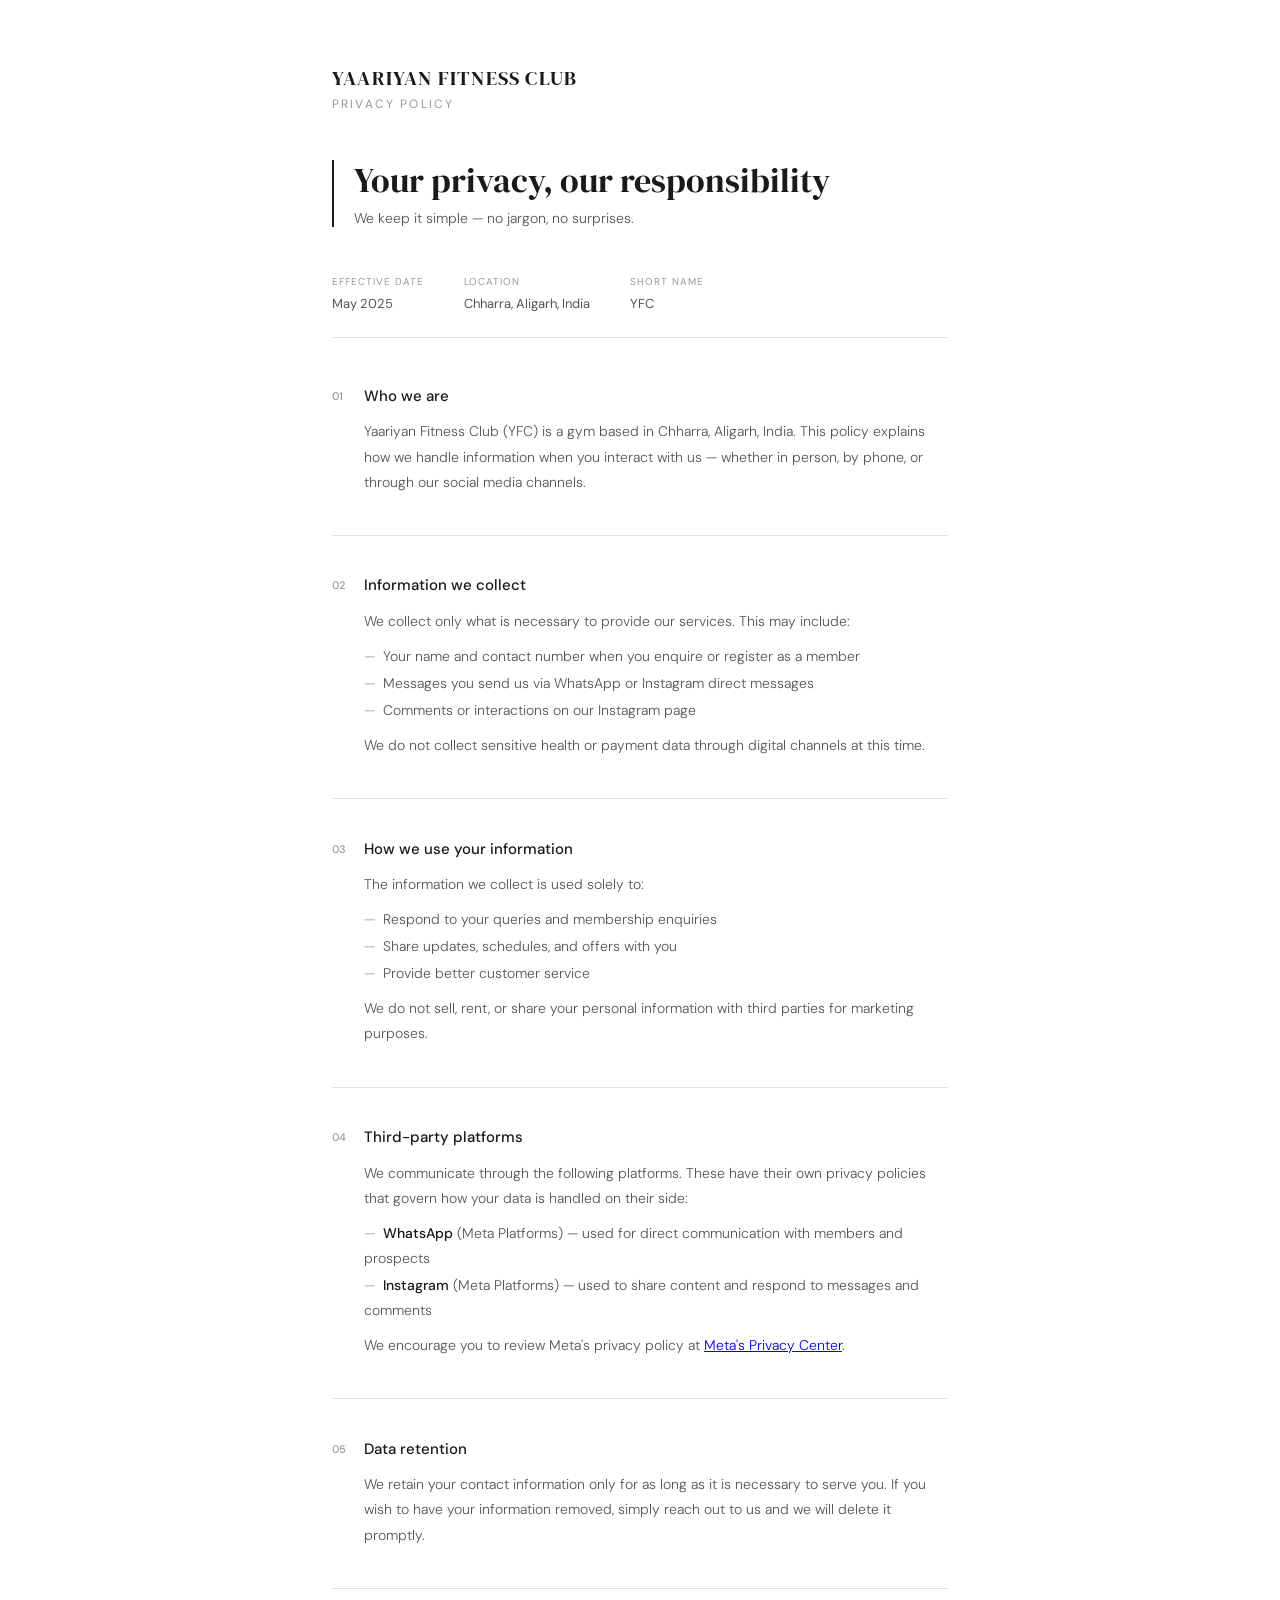
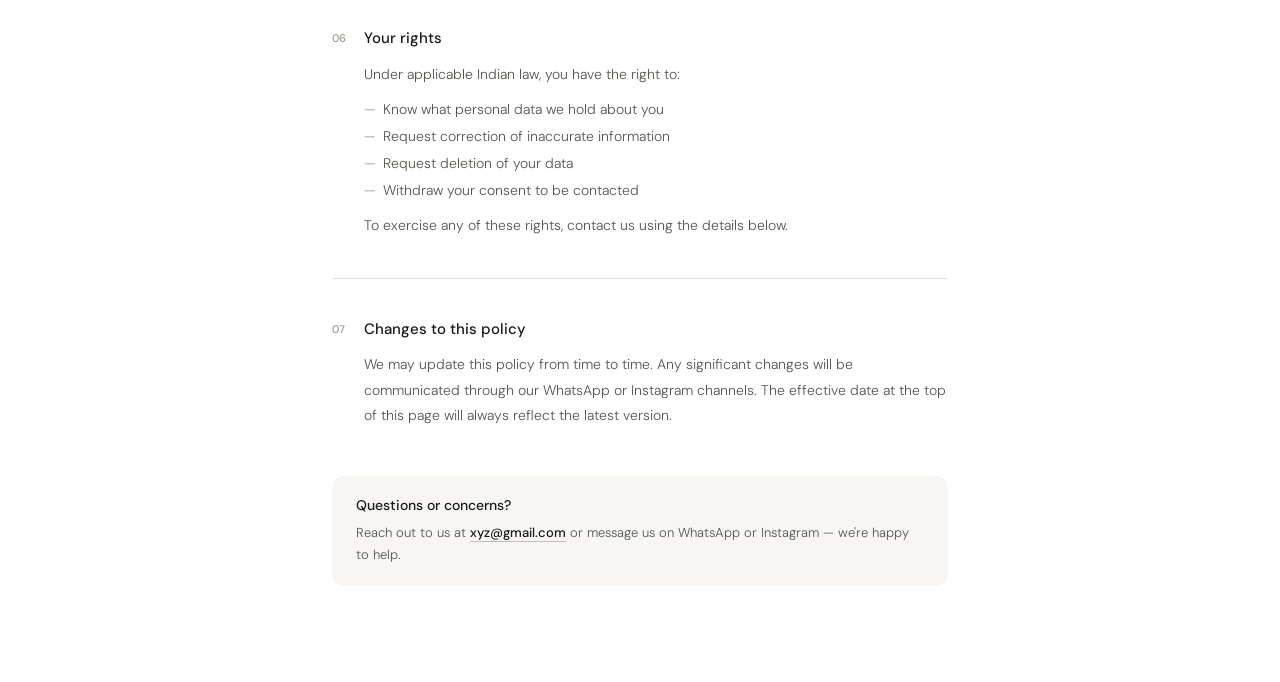
<file: yfc-privacy-policy.html>
<!DOCTYPE html>
<html lang="en">
<head>
  <meta charset="UTF-8" />
  <meta name="viewport" content="width=device-width, initial-scale=1.0" />
  <title>Privacy Policy — Yaariyan Fitness Club</title>
  <link href="https://fonts.googleapis.com/css2?family=DM+Serif+Display&family=DM+Sans:wght@300;400;500&display=swap" rel="stylesheet" />
  <link rel="shortcut icon" href="./assests/hero/IMG_7042.jpg" type="image/x-icon">
  <style>
    *, *::before, *::after { box-sizing: border-box; margin: 0; padding: 0; }

    :root {
      --bg: #ffffff;
      --bg-secondary: #f7f6f3;
      --text-primary: #1a1a1a;
      --text-secondary: #555550;
      --text-tertiary: #999990;
      --border: rgba(0,0,0,0.12);
      --border-medium: rgba(0,0,0,0.22);
      --radius: 12px;
    }

    @media (prefers-color-scheme: dark) {
      :root {
        --bg: #1a1a1a;
        --bg-secondary: #242422;
        --text-primary: #f0ede8;
        --text-secondary: #b0ada8;
        --text-tertiary: #706d68;
        --border: rgba(255,255,255,0.1);
        --border-medium: rgba(255,255,255,0.18);
      }
    }

    body {
      font-family: 'DM Sans', -apple-system, BlinkMacSystemFont, sans-serif;
      background: var(--bg);
      color: var(--text-primary);
      min-height: 100vh;
    }

    .page {
      max-width: 680px;
      margin: 0 auto;
      padding: 4rem 2rem 6rem;
    }

    .pp-logo {
      font-size: 12px;
      letter-spacing: 0.18em;
      text-transform: uppercase;
      color: var(--text-tertiary);
      margin-bottom: 3rem;
    }

    .pp-logo span {
      font-family: 'DM Serif Display', Georgia, serif;
      color: var(--text-primary);
      font-size: 20px;
      letter-spacing: 0.06em;
      display: block;
      margin-bottom: 4px;
    }

    .pp-hero {
      border-left: 2px solid var(--text-primary);
      padding-left: 1.25rem;
      margin-bottom: 3rem;
    }

    .pp-hero h1 {
      font-family: 'DM Serif Display', Georgia, serif;
      font-size: 34px;
      font-weight: 400;
      color: var(--text-primary);
      line-height: 1.2;
      margin-bottom: 8px;
    }

    .pp-hero p {
      font-size: 14px;
      color: var(--text-secondary);
      font-weight: 300;
    }

    .pp-meta {
      display: flex;
      gap: 2.5rem;
      flex-wrap: wrap;
      margin-bottom: 3rem;
      padding-bottom: 1.5rem;
      border-bottom: 0.5px solid var(--border);
    }

    .pp-meta-item label {
      display: block;
      font-size: 10px;
      text-transform: uppercase;
      letter-spacing: 0.1em;
      color: var(--text-tertiary);
      margin-bottom: 4px;
    }

    .pp-meta-item span {
      font-size: 13px;
      color: var(--text-secondary);
    }

    .pp-section {
      margin-bottom: 2.5rem;
    }

    .pp-section-head {
      display: flex;
      align-items: center;
      gap: 10px;
      margin-bottom: 0.85rem;
    }

    .pp-num {
      font-size: 11px;
      font-weight: 500;
      color: var(--text-tertiary);
      min-width: 22px;
    }

    .pp-section h2 {
      font-size: 15px;
      font-weight: 500;
      color: var(--text-primary);
    }

    .pp-section p {
      font-size: 14px;
      color: var(--text-secondary);
      line-height: 1.8;
      font-weight: 300;
      padding-left: 32px;
      margin-bottom: 0.6rem;
    }

    .pp-section ul {
      list-style: none;
      padding: 0;
      margin: 0 0 0.6rem;
    }

    .pp-section ul li {
      font-size: 14px;
      color: var(--text-secondary);
      line-height: 1.8;
      font-weight: 300;
      padding-left: 32px;
      margin-bottom: 2px;
    }

    .pp-section ul li::before {
      content: '—';
      margin-right: 8px;
      color: var(--text-tertiary);
    }

    .pp-section ul li strong {
      font-weight: 500;
      color: var(--text-primary);
    }

    .pp-divider {
      height: 0.5px;
      background: var(--border);
      margin: 0 0 2.5rem;
    }

    .pp-contact {
      background: var(--bg-secondary);
      border-radius: var(--radius);
      padding: 1.25rem 1.5rem;
      margin-top: 3rem;
    }

    .pp-contact strong {
      font-weight: 500;
      color: var(--text-primary);
      font-size: 14px;
      display: block;
      margin-bottom: 8px;
    }

    .pp-contact p {
      font-size: 13px;
      color: var(--text-secondary);
      font-weight: 300;
      line-height: 1.7;
    }

    .pp-contact a {
      color: var(--text-primary);
      font-weight: 500;
      text-decoration: none;
      border-bottom: 0.5px solid var(--border-medium);
    }

    .pp-contact a:hover {
      border-bottom-color: var(--text-primary);
    }

    @media (max-width: 480px) {
      .page { padding: 2.5rem 1.25rem 4rem; }
      .pp-hero h1 { font-size: 26px; }
      .pp-meta { gap: 1.5rem; }
    }
  </style>
</head>
<body>
  <div class="page">

    <div class="pp-logo">
      <span>Yaariyan Fitness Club</span>
      Privacy Policy
    </div>

    <div class="pp-hero">
      <h1>Your privacy, our responsibility</h1>
      <p>We keep it simple — no jargon, no surprises.</p>
    </div>

    <div class="pp-meta">
      <div class="pp-meta-item">
        <label>Effective date</label>
        <span>May 2025</span>
      </div>
      <div class="pp-meta-item">
        <label>Location</label>
        <span>Chharra, Aligarh, India</span>
      </div>
      <div class="pp-meta-item">
        <label>Short name</label>
        <span>YFC</span>
      </div>
    </div>

    <div class="pp-section">
      <div class="pp-section-head"><span class="pp-num">01</span><h2>Who we are</h2></div>
      <p>Yaariyan Fitness Club (YFC) is a gym based in Chharra, Aligarh, India. This policy explains how we handle information when you interact with us — whether in person, by phone, or through our social media channels.</p>
    </div>

    <div class="pp-divider"></div>

    <div class="pp-section">
      <div class="pp-section-head"><span class="pp-num">02</span><h2>Information we collect</h2></div>
      <p>We collect only what is necessary to provide our services. This may include:</p>
      <ul>
        <li>Your name and contact number when you enquire or register as a member</li>
        <li>Messages you send us via WhatsApp or Instagram direct messages</li>
        <li>Comments or interactions on our Instagram page</li>
      </ul>
      <p>We do not collect sensitive health or payment data through digital channels at this time.</p>
    </div>

    <div class="pp-divider"></div>

    <div class="pp-section">
      <div class="pp-section-head"><span class="pp-num">03</span><h2>How we use your information</h2></div>
      <p>The information we collect is used solely to:</p>
      <ul>
        <li>Respond to your queries and membership enquiries</li>
        <li>Share updates, schedules, and offers with you</li>
        <li>Provide better customer service</li>
      </ul>
      <p>We do not sell, rent, or share your personal information with third parties for marketing purposes.</p>
    </div>

    <div class="pp-divider"></div>

    <div class="pp-section">
      <div class="pp-section-head"><span class="pp-num">04</span><h2>Third-party platforms</h2></div>
      <p>We communicate through the following platforms. These have their own privacy policies that govern how your data is handled on their side:</p>
      <ul>
        <li><strong>WhatsApp</strong> (Meta Platforms) — used for direct communication with members and prospects</li>
        <li><strong>Instagram</strong> (Meta Platforms) — used to share content and respond to messages and comments</li>
      </ul>
      <p>We encourage you to review Meta's privacy policy at <a href="https://privacycenter.instagram.com" target="_blank" rel="noopener">Meta's Privacy Center</a>.</p>
    </div>

    <div class="pp-divider"></div>

    <div class="pp-section">
      <div class="pp-section-head"><span class="pp-num">05</span><h2>Data retention</h2></div>
      <p>We retain your contact information only for as long as it is necessary to serve you. If you wish to have your information removed, simply reach out to us and we will delete it promptly.</p>
    </div>

    <div class="pp-divider"></div>

    <div class="pp-section">
      <div class="pp-section-head"><span class="pp-num">06</span><h2>Your rights</h2></div>
      <p>Under applicable Indian law, you have the right to:</p>
      <ul>
        <li>Know what personal data we hold about you</li>
        <li>Request correction of inaccurate information</li>
        <li>Request deletion of your data</li>
        <li>Withdraw your consent to be contacted</li>
      </ul>
      <p>To exercise any of these rights, contact us using the details below.</p>
    </div>

    <div class="pp-divider"></div>

    <div class="pp-section">
      <div class="pp-section-head"><span class="pp-num">07</span><h2>Changes to this policy</h2></div>
      <p>We may update this policy from time to time. Any significant changes will be communicated through our WhatsApp or Instagram channels. The effective date at the top of this page will always reflect the latest version.</p>
    </div>

    <div class="pp-contact">
      <strong>Questions or concerns?</strong>
      <p>Reach out to us at <a href="mailto:xyz@gmail.com">xyz@gmail.com</a> or message us on WhatsApp or Instagram — we're happy to help.</p>
    </div>

  </div>
</body>
</html>
</file>
